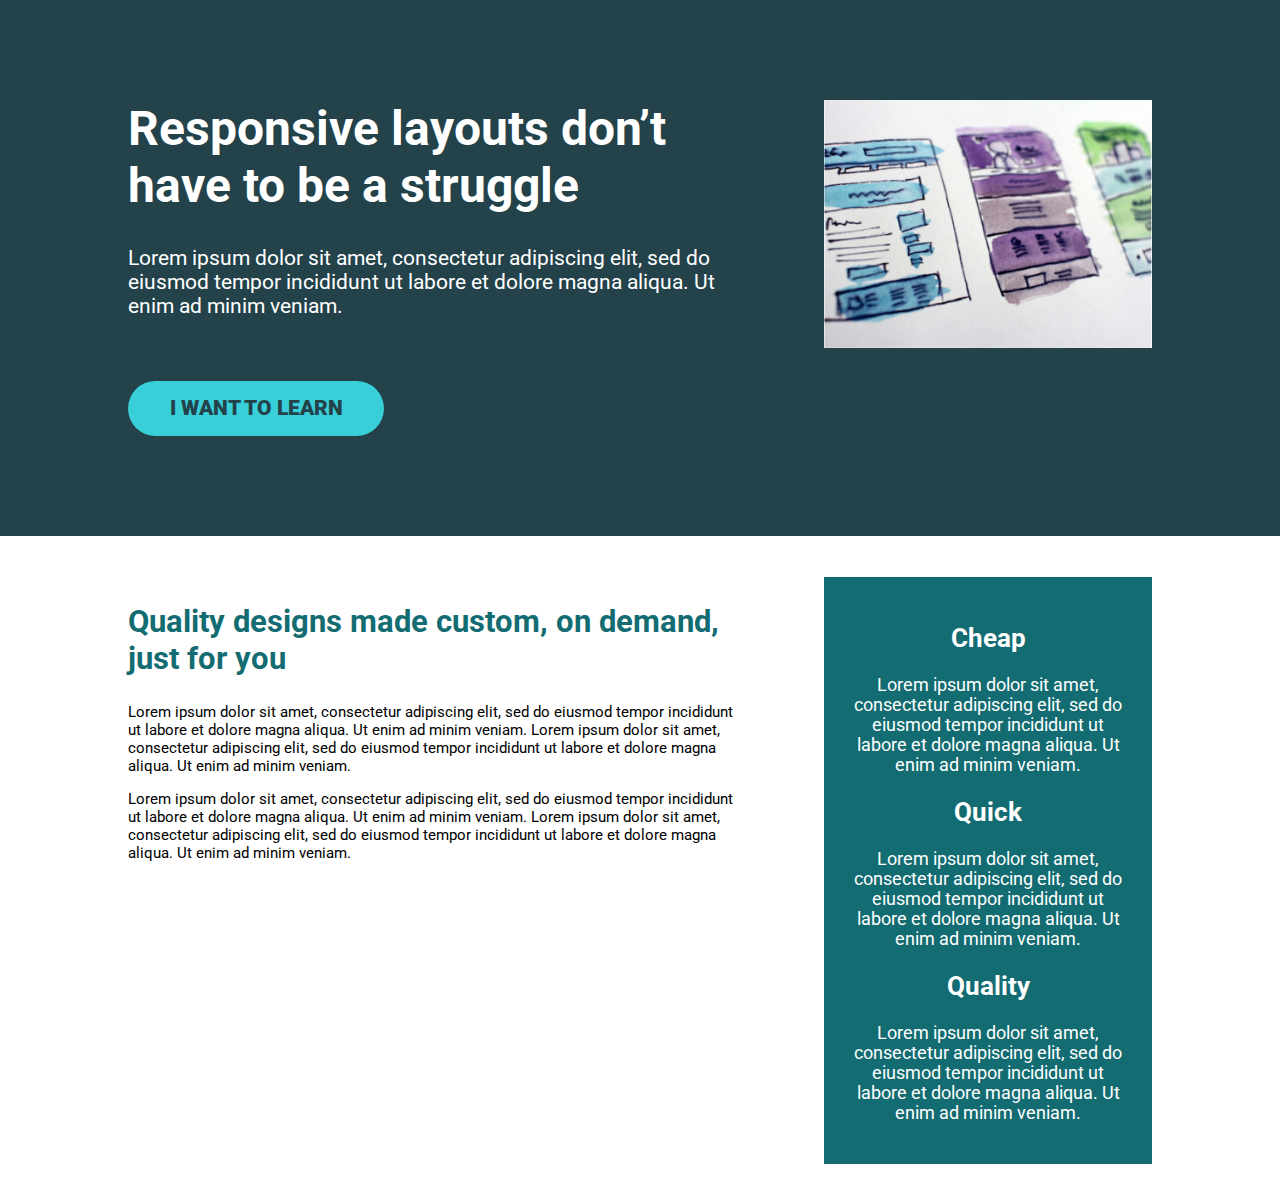
<file: 02-6 - challenge 2/index.html>
<!DOCTYPE html>
<html lang="en">
  <head>
    <meta charset="UTF-8" />
    <meta name="viewport" content="width=device-width, initial-scale=1.0" />
    <title>Conquering Rsponsive Layouts</title>
    <link
      href="https://fonts.googleapis.com/css2?family=Roboto:wght@400;900&display=swap"
      rel="stylesheet"
    />
    <link rel="stylesheet" href="style.css" />
  </head>
  <body>
    <div class="hero">
      <div class="container row">
        <div class="hero__text">
          <h1>Responsive layouts don’t have to be a struggle</h1>
          <p>
            Lorem ipsum dolor sit amet, consectetur adipiscing elit, sed do
            eiusmod tempor incididunt ut labore et dolore magna aliqua. Ut enim
            ad minim veniam.
          </p>
          <a href="#" class="btn">I want to learn</a>
        </div>

        <img class="hero__img" src="img/hero-img.jpg" alt="website layout" />
      </div>
    </div>
    <section class="container" >
      <div class="row">
        <div class="right-side">
          <h2>Quality designs made custom, on demand, just for you</h2>
          <p>
            Lorem ipsum dolor sit amet, consectetur adipiscing elit, sed do
            eiusmod tempor incididunt ut labore et dolore magna aliqua. Ut enim
            ad minim veniam. Lorem ipsum dolor sit amet, consectetur adipiscing
            elit, sed do eiusmod tempor incididunt ut labore et dolore magna
            aliqua. Ut enim ad minim veniam.
          </p>
          <p>
            Lorem ipsum dolor sit amet, consectetur adipiscing elit, sed do
            eiusmod tempor incididunt ut labore et dolore magna aliqua. Ut enim
            ad minim veniam. Lorem ipsum dolor sit amet, consectetur adipiscing
            elit, sed do eiusmod tempor incididunt ut labore et dolore magna
            aliqua. Ut enim ad minim veniam.
          </p>
        </div>
        <div class="left-side" style="background: #136C72;">
          <h2>Cheap</h2>
          <p>
            Lorem ipsum dolor sit amet, consectetur adipiscing elit, sed do
            eiusmod tempor incididunt ut labore et dolore magna aliqua. Ut enim
            ad minim veniam.
          </p>
          <h2>Quick</h2>
          <p>
            Lorem ipsum dolor sit amet, consectetur adipiscing elit, sed do
            eiusmod tempor incididunt ut labore et dolore magna aliqua. Ut enim
            ad minim veniam.
          </p>
          <h2>Quality</h2>
          <p>
            Lorem ipsum dolor sit amet, consectetur adipiscing elit, sed do
            eiusmod tempor incididunt ut labore et dolore magna aliqua. Ut enim
            ad minim veniam.
          </p>
        </div>
      </div>
    </section>
  </body>
</html>
</file>
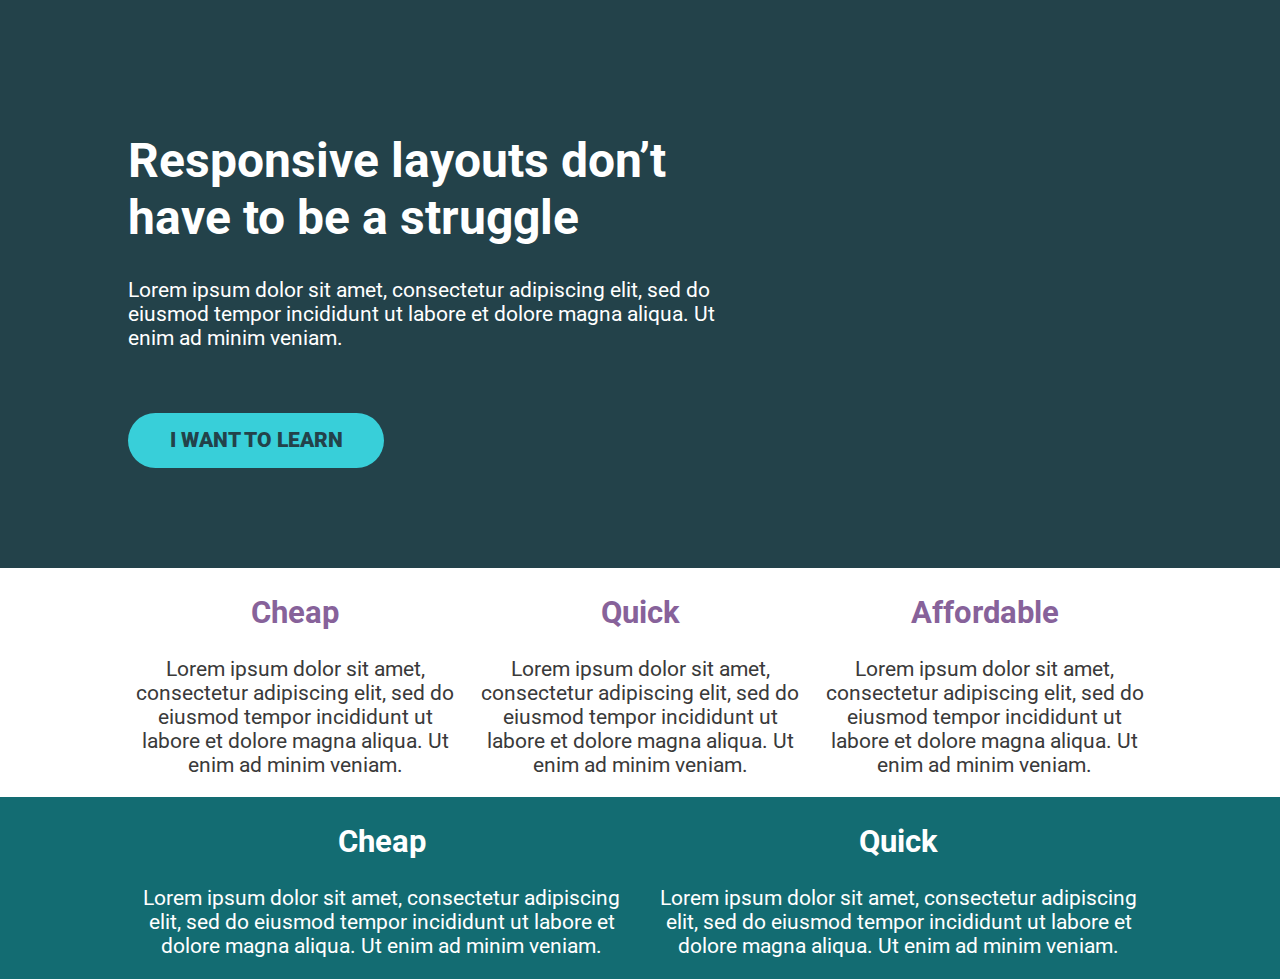
<file: challenge start/02-3 - challenge start/index.html>
<!DOCTYPE html>
<html lang="en">
  <head>
    <meta charset="UTF-8" />
    <meta name="viewport" content="width=device-width, initial-scale=1.0" />
    <title>Challenge time!</title>
    <link
      href="https://fonts.googleapis.com/css2?family=Roboto:wght@400;900&display=swap"
      rel="stylesheet"
    />
    <link rel="stylesheet" href="style.css" />
  </head>
  <body>
    <div class="hero">
      <div class="container">
        <div class="hero__text">
          <h1>Responsive layouts don’t have to be a struggle</h1>
          <p>
            Lorem ipsum dolor sit amet, consectetur adipiscing elit, sed do
            eiusmod tempor incididunt ut labore et dolore magna aliqua. Ut enim
            ad minim veniam.
          </p>
          <a href="#" class="btn">I want to learn</a>
        </div>
      </div>
    </div>
    <div class="container">
      <div class="row">
        <div class="col">
          <h2 class="heading1">Cheap</h2>
          <p class="content1">
            Lorem ipsum dolor sit amet, consectetur adipiscing elit, sed do
            eiusmod tempor incididunt ut labore et dolore magna aliqua. Ut enim
            ad minim veniam.
          </p>
        </div>
        <div class="col">
          <h2 class="heading1">Quick</h2>
          <p class="content1">
            Lorem ipsum dolor sit amet, consectetur adipiscing elit, sed do
            eiusmod tempor incididunt ut labore et dolore magna aliqua. Ut enim
            ad minim veniam.
          </p>
        </div>
        <div class="col">
          <h2 class="heading1">Affordable</h2>
          <p class="content1">
            Lorem ipsum dolor sit amet, consectetur adipiscing elit, sed do
            eiusmod tempor incididunt ut labore et dolore magna aliqua. Ut enim
            ad minim veniam.
          </p>
        </div>
      </div>
    </div>

    <div class="wrapper">
        <div class="container">
          <div class="row">
            <div class="col">
              <h2 class="heading2">Cheap</h2>
              <p class="content2">
                Lorem ipsum dolor sit amet, consectetur adipiscing elit, sed do
                eiusmod tempor incididunt ut labore et dolore magna aliqua. Ut enim
                ad minim veniam.
              </p>
            </div>
            <div class="col">
              <h2 class="heading2">Quick</h2>
              <p class="content2">
                Lorem ipsum dolor sit amet, consectetur adipiscing elit, sed do
                eiusmod tempor incididunt ut labore et dolore magna aliqua. Ut enim
                ad minim veniam.
              </p>
            </div>
          </div>
        </div>
    </div>
  </body>
</html>
</file>
<file: 02-6 - challenge 2/style.css>
/* 
////// For this challenge ///////

- All text is in the text.md file

// Requirements
1. Refer to the design specs for the
   overall layout 
2. The image should line up with
   the sidebar in the section
   below

*/

*, *::before, *::after {
    box-sizing: border-box;
}

body {
    margin: 0;
    font-family: 'Roboto', sans-serif;
    font-size: 1.3rem;
}

img {
    max-width: 100%;
}

h1 {
    font-size: 3rem;
    margin-top: 0;
}

.container {
    width: 80%;
    max-width: 1100px;
    margin: 0 auto;
   
}

.row {
    /* display: flex => flex container */
    display: flex;
    justify-content: space-between;
    
    /* can't use yet */
    /* gap: 100px; */
}

.col {
    /* these are now flex items */
    width: 100%;
}

.col + .col {
    margin-left: 30px;
}

.hero {
    padding: 100px 0;
    background-color: #23424A;
    color: #FFF;
    margin-bottom: 2em;
}

.hero__text { 
 
    width: 62%;
}

.hero__img {
    width: 32%;
    align-self: flex-start;
    
}

.hero p {
    margin-bottom: 3em;
}

.btn {
    display: inline-block;
    text-decoration: none;
    text-transform: uppercase; 
    color: #23424A;
    font-weight: 900;
    background-color: #38CFD9;
    padding: .75em 2em;
    border-radius: 100px;
}

.btn:hover,
.btn:focus {
    opacity: .75; 
}

.right-side { 
 
    width: 60%;
}
.right-side h2{
    color: #136C72;
}
.right-side p{
    font-size: 0.7em;
}

.left-side {
    width: 32%;
    align-self: flex-start;
    text-align: center;
    color: white;
    font-size: 1.1rem;
    padding: 1.5rem;
    margin-bottom: 1em;
    
}
</file>
<file: challenge start/02-3 - challenge start/style.css>
/* 
////// For this challenge ///////

- You will have to modify the HTML

- You can add new classes in the HTML
  if you need to

// Requirements
1. The headings in the first row must be
   a different color
2. The two .col at the bottom must go next
   to one another
3. The section at the bottom should have
   a dark background color and a different
   color of text
4. I've removed the "gap" that I created,
   so you'll have to add it back in

   */

*, *::before, *::after {
    box-sizing: border-box;
}

body {
    margin: 0;
    font-family: 'Roboto', sans-serif;
    font-size: 1.3rem;
}

h1 {
    font-size: 3rem;
}

.container {
    width: 80%;
    max-width: 1100px;
    margin: 0 auto;
}

.row {
    /* display: flex => flex container */
    display: flex;

    /* can't use yet */
    gap: 10px;
}

.col {
    /* these are now flex items */
    width: 100%;
    text-align: center;
}

.heading1{
    color: #87629A;
}

.heading2{
    color: #fff;
}
.content1{
    color: #3A3A3A;
}
.content2{
    color: #fff;
}
.wrapper{
    background-color: #136C72;
}

.hero {
    padding: 100px 0;
    background-color: #23424A;
    color: #FFF;
}

.hero__text {
    width: 60%;
}

.hero p {
    margin-bottom: 3em;
}

.btn {
    display: inline-block;
    text-decoration: none;
    text-transform: uppercase; 
    color: #23424A;
    font-weight: 900;
    background-color: #38CFD9;
    padding: .75em 2em;
    border-radius: 100px;
}

.btn:hover,
.btn:focus {
    opacity: .75; 
}
</file>
